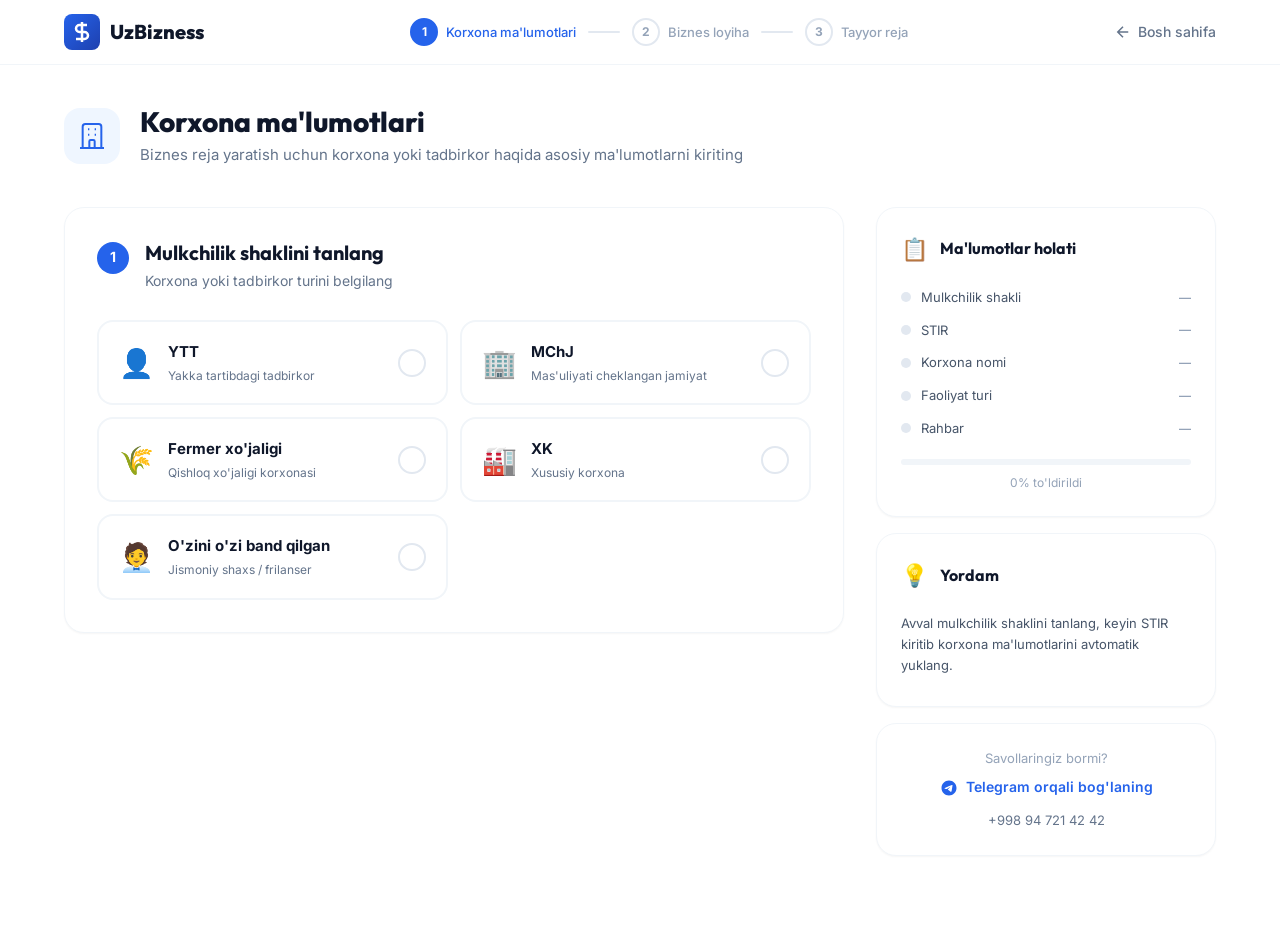
<file: templates/register.html>
<!DOCTYPE html>
<html lang="uz">
<head>
    <meta charset="UTF-8">
    <meta name="viewport" content="width=device-width, initial-scale=1.0">
    <meta name="description" content="Biznes reja yaratish platformasi — korxona ma'lumotlarini kiriting va professional biznes reja yaratishni boshlang">
    <title>Korxona ma'lumotlari | Biznes Reja Platformasi</title>
    <link rel="icon" href="data:image/svg+xml,<svg xmlns='http://www.w3.org/2000/svg' viewBox='0 0 100 100'><text y='.9em' font-size='90'>📊</text></svg>">
    <link rel="preconnect" href="https://fonts.googleapis.com">
    <link rel="preconnect" href="https://fonts.gstatic.com" crossorigin>
    <link href="https://fonts.googleapis.com/css2?family=Inter:wght@300;400;500;600;700;800&family=Outfit:wght@500;600;700;800;900&display=swap" rel="stylesheet">
    <link rel="stylesheet" href="/static/css/register.css">
</head>
<body>
    <!-- Header -->
    <header class="reg-header">
        <div class="container header-flex">
            <a href="/" class="logo" id="reg-logo">
                <div class="logo-icon">
                    <svg width="24" height="24" viewBox="0 0 24 24" fill="none" stroke="currentColor" stroke-width="2.5"><path d="M12 2v20M17 5H9.5a3.5 3.5 0 0 0 0 7h5a3.5 3.5 0 0 1 0 7H6"/></svg>
                </div>
                <span>UzBizness</span>
            </a>
            <div class="header-steps">
                <div class="h-step active" id="h-step-1">
                    <span class="h-step-num">1</span>
                    <span class="h-step-label">Korxona ma'lumotlari</span>
                </div>
                <div class="h-step-line"></div>
                <div class="h-step" id="h-step-2">
                    <span class="h-step-num">2</span>
                    <span class="h-step-label">Biznes loyiha</span>
                </div>
                <div class="h-step-line"></div>
                <div class="h-step" id="h-step-3">
                    <span class="h-step-num">3</span>
                    <span class="h-step-label">Tayyor reja</span>
                </div>
            </div>
            <a href="/" class="header-back" id="reg-back-btn">
                <svg width="18" height="18" viewBox="0 0 24 24" fill="none" stroke="currentColor" stroke-width="2"><path d="M19 12H5M12 19l-7-7 7-7"/></svg>
                Bosh sahifa
            </a>
        </div>
    </header>

    <!-- Main Content -->
    <main class="reg-main">
        <div class="container">

            <!-- Page Title -->
            <div class="page-title-section">
                <div class="page-icon">
                    <svg width="32" height="32" viewBox="0 0 24 24" fill="none" stroke="currentColor" stroke-width="1.5">
                        <path d="M19 21V5a2 2 0 00-2-2H7a2 2 0 00-2 2v16m14 0h2m-2 0h-5m-9 0H3m2 0h5M9 7h1m-1 4h1m4-4h1m-1 4h1m-5 10v-5a1 1 0 011-1h2a1 1 0 011 1v5m-4 0h4"/>
                    </svg>
                </div>
                <div>
                    <h1 class="page-title">Korxona ma'lumotlari</h1>
                    <p class="page-subtitle">Biznes reja yaratish uchun korxona yoki tadbirkor haqida asosiy ma'lumotlarni kiriting</p>
                </div>
            </div>

            <!-- Form Container -->
            <div class="form-layout">
                <form id="registerForm" class="reg-form" autocomplete="off">

                    <!-- ===== STEP 1: Mulkchilik shakli ===== -->
                    <div class="form-section" id="section-mulk">
                        <div class="section-label">
                            <span class="section-num">1</span>
                            <div>
                                <h2 class="section-title">Mulkchilik shaklini tanlang</h2>
                                <p class="section-desc">Korxona yoki tadbirkor turini belgilang</p>
                            </div>
                        </div>
                        <div class="mulk-grid" id="mulkGrid">
                            <div class="mulk-card" data-mulk="YTT" id="mulk-ytt">
                                <div class="mulk-icon">👤</div>
                                <div class="mulk-info">
                                    <span class="mulk-name">YTT</span>
                                    <span class="mulk-full">Yakka tartibdagi tadbirkor</span>
                                </div>
                                <div class="mulk-check">
                                    <svg width="20" height="20" viewBox="0 0 24 24" fill="none" stroke="currentColor" stroke-width="3"><polyline points="20 6 9 17 4 12"/></svg>
                                </div>
                            </div>
                            <div class="mulk-card" data-mulk="MCHJ" id="mulk-mchj">
                                <div class="mulk-icon">🏢</div>
                                <div class="mulk-info">
                                    <span class="mulk-name">MChJ</span>
                                    <span class="mulk-full">Mas'uliyati cheklangan jamiyat</span>
                                </div>
                                <div class="mulk-check">
                                    <svg width="20" height="20" viewBox="0 0 24 24" fill="none" stroke="currentColor" stroke-width="3"><polyline points="20 6 9 17 4 12"/></svg>
                                </div>
                            </div>
                            <div class="mulk-card" data-mulk="F/X" id="mulk-fx">
                                <div class="mulk-icon">🌾</div>
                                <div class="mulk-info">
                                    <span class="mulk-name">Fermer xo'jaligi</span>
                                    <span class="mulk-full">Qishloq xo'jaligi korxonasi</span>
                                </div>
                                <div class="mulk-check">
                                    <svg width="20" height="20" viewBox="0 0 24 24" fill="none" stroke="currentColor" stroke-width="3"><polyline points="20 6 9 17 4 12"/></svg>
                                </div>
                            </div>
                            <div class="mulk-card" data-mulk="XK" id="mulk-xk">
                                <div class="mulk-icon">🏭</div>
                                <div class="mulk-info">
                                    <span class="mulk-name">XK</span>
                                    <span class="mulk-full">Xususiy korxona</span>
                                </div>
                                <div class="mulk-check">
                                    <svg width="20" height="20" viewBox="0 0 24 24" fill="none" stroke="currentColor" stroke-width="3"><polyline points="20 6 9 17 4 12"/></svg>
                                </div>
                            </div>
                            <div class="mulk-card" data-mulk="JISMONIY" id="mulk-jismoniy">
                                <div class="mulk-icon">🧑‍💼</div>
                                <div class="mulk-info">
                                    <span class="mulk-name">O'zini o'zi band qilgan</span>
                                    <span class="mulk-full">Jismoniy shaxs / frilanser</span>
                                </div>
                                <div class="mulk-check">
                                    <svg width="20" height="20" viewBox="0 0 24 24" fill="none" stroke="currentColor" stroke-width="3"><polyline points="20 6 9 17 4 12"/></svg>
                                </div>
                            </div>
                        </div>
                        <input type="hidden" name="mulk_shakli" id="mulk_hidden" value="">
                    </div>

                    <!-- ===== STEP 2: STIR Kiritish ===== -->
                    <div class="form-section hidden" id="section-stir">
                        <div class="section-label">
                            <span class="section-num">2</span>
                            <div>
                                <h2 class="section-title">STIR (INN) raqamini kiriting</h2>
                                <p class="section-desc">9 xonali STIR raqamini kiritganingizda tizim avtomatik ravishda ma'lumotlarni tekshiradi</p>
                            </div>
                        </div>
                        <div class="stir-input-wrap">
                            <div class="stir-field">
                                <div class="stir-prefix">
                                    <svg width="20" height="20" viewBox="0 0 24 24" fill="none" stroke="currentColor" stroke-width="2"><circle cx="11" cy="11" r="8"/><path d="m21 21-4.35-4.35"/></svg>
                                </div>
                                <input type="text" id="stir_input" name="stir" class="stir-input" placeholder="000 000 000" maxlength="9" inputmode="numeric" pattern="[0-9]*">
                                <div class="stir-status" id="stirStatus">
                                    <div class="stir-loader hidden" id="stirLoader">
                                        <div class="mini-spinner"></div>
                                        <span>Tekshirilmoqda...</span>
                                    </div>
                                    <div class="stir-success hidden" id="stirSuccess">
                                        <svg width="18" height="18" viewBox="0 0 24 24" fill="none" stroke="currentColor" stroke-width="3"><polyline points="20 6 9 17 4 12"/></svg>
                                        <span>Ma'lumot topildi</span>
                                    </div>
                                    <div class="stir-notfound hidden" id="stirNotFound">
                                        <svg width="18" height="18" viewBox="0 0 24 24" fill="none" stroke="currentColor" stroke-width="2"><circle cx="12" cy="12" r="10"/><line x1="15" y1="9" x2="9" y2="15"/><line x1="9" y1="9" x2="15" y2="15"/></svg>
                                        <span>Topilmadi — qo'lda kiriting</span>
                                    </div>
                                </div>
                            </div>
                            <p class="stir-hint">
                                <svg width="14" height="14" viewBox="0 0 24 24" fill="none" stroke="currentColor" stroke-width="2"><circle cx="12" cy="12" r="10"/><line x1="12" y1="16" x2="12" y2="12"/><line x1="12" y1="8" x2="12.01" y2="8"/></svg>
                                STIR topilmasa, ma'lumotlarni qo'lda kiritishingiz mumkin
                            </p>
                            <button type="button" class="btn-skip hidden" id="btnSkipStir">
                                STIRsiz davom etish →
                            </button>
                        </div>
                    </div>

                    <!-- ===== STEP 3: Auto-filled / Manual Data ===== -->
                    <div class="form-section hidden" id="section-data">
                        <div class="section-label">
                            <span class="section-num">3</span>
                            <div>
                                <h2 class="section-title" id="dataTitle">Korxona ma'lumotlari</h2>
                                <p class="section-desc" id="dataDesc">Ma'lumotlarni tekshiring yoki to'ldiring</p>
                            </div>
                        </div>

                        <!-- Auto-filled banner -->
                        <div class="autofill-banner hidden" id="autofillBanner">
                            <div class="ab-icon">
                                <svg width="22" height="22" viewBox="0 0 24 24" fill="none" stroke="currentColor" stroke-width="2"><path d="M22 11.08V12a10 10 0 1 1-5.93-9.14"/><polyline points="22 4 12 14.01 9 11.01"/></svg>
                            </div>
                            <div class="ab-text">
                                <strong>Ma'lumotlar avtomatik to'ldirildi</strong>
                                <span>STIR bo'yicha topilgan ma'lumotlar. Kerak bo'lsa tahrirlashingiz mumkin.</span>
                            </div>
                        </div>

                        <!-- Manual entry banner -->
                        <div class="manual-banner hidden" id="manualBanner">
                            <div class="ab-icon ab-icon-yellow">
                                <svg width="22" height="22" viewBox="0 0 24 24" fill="none" stroke="currentColor" stroke-width="2"><path d="M11 4H4a2 2 0 0 0-2 2v14a2 2 0 0 0 2 2h14a2 2 0 0 0 2-2v-7"/><path d="M18.5 2.5a2.121 2.121 0 0 1 3 3L12 15l-4 1 1-4 9.5-9.5z"/></svg>
                            </div>
                            <div class="ab-text">
                                <strong>Qo'lda kiritish rejimi</strong>
                                <span>Ma'lumotlarni qo'lda to'ldiring</span>
                            </div>
                        </div>

                        <div class="data-grid">
                            <div class="field-group field-full">
                                <label class="field-label" for="korxona_nomi">
                                    Korxona nomi
                                    <span class="field-req">*</span>
                                </label>
                                <input type="text" id="korxona_nomi" name="korxona_nomi" class="field-input" placeholder="Masalan: \"Orzu\" MChJ yoki YTT Karimov Azizbek" required>
                            </div>

                            <div class="field-group">
                                <label class="field-label" for="faoliyat_turi">
                                    Faoliyat turi (OKED)
                                    <span class="field-req">*</span>
                                </label>
                                <input type="text" id="faoliyat_turi" name="faoliyat_turi" class="field-input" placeholder="Masalan: Savdo, Ishlab chiqarish, IT" required>
                            </div>

                            <div class="field-group">
                                <label class="field-label" for="manzil">
                                    Manzil
                                </label>
                                <input type="text" id="manzil" name="manzil" class="field-input" placeholder="Viloyat, tuman, ko'cha">
                            </div>

                            <div class="field-group">
                                <label class="field-label" for="rahbar_fio">
                                    Rahbar / Egasi
                                    <span class="field-req">*</span>
                                </label>
                                <input type="text" id="rahbar_fio" name="rahbar_fio" class="field-input" placeholder="To'liq ism-sharif" required>
                            </div>

                            <div class="field-group">
                                <label class="field-label" for="reg_sana">
                                    <span id="sanaLabel">Ro'yxatdan o'tgan sana</span>
                                </label>
                                <input type="text" id="reg_sana" name="reg_sana" class="field-input" placeholder="KK.OO.YYYY">
                            </div>

                            <div class="field-group hidden" id="bankField">
                                <label class="field-label" for="bank_nomi">
                                    Xizmat ko'rsatuvchi bank
                                </label>
                                <input type="text" id="bank_nomi" name="bank_nomi" class="field-input" placeholder="Masalan: Hamkorbank ATB">
                            </div>

                            <div class="field-group hidden" id="soliqField">
                                <label class="field-label" for="soliq_turi">
                                    Soliq turi
                                </label>
                                <select id="soliq_turi" name="soliq_turi" class="field-input field-select">
                                    <option value="ytt">Aylanmadan olinadigan soliq (4%)</option>
                                    <option value="mchj">QQS (12%) va Foyda solig'i</option>
                                </select>
                            </div>
                        </div>
                    </div>

                    <!-- ===== Submit Area ===== -->
                    <div class="form-section hidden" id="section-submit">
                        <div class="submit-area">
                            <div class="submit-summary" id="submitSummary">
                                <!-- Filled by JS -->
                            </div>
                            <div class="submit-actions">
                                <button type="submit" class="btn btn-submit" id="btnSubmit">
                                    <svg width="20" height="20" viewBox="0 0 24 24" fill="none" stroke="currentColor" stroke-width="2.5"><path d="M13 2L3 14h9l-1 8 10-12h-9l1-8z"/></svg>
                                    Keyingi bosqich — Biznes loyiha
                                    <svg width="18" height="18" viewBox="0 0 24 24" fill="none" stroke="currentColor" stroke-width="2"><path d="M5 12h14M12 5l7 7-7 7"/></svg>
                                </button>
                            </div>
                        </div>
                    </div>

                    <!-- Error Alert -->
                    <div class="form-alert hidden" id="formAlert">
                        <svg width="18" height="18" viewBox="0 0 24 24" fill="none" stroke="currentColor" stroke-width="2"><circle cx="12" cy="12" r="10"/><line x1="12" y1="8" x2="12" y2="12"/><line x1="12" y1="16" x2="12.01" y2="16"/></svg>
                        <span id="alertText"></span>
                    </div>

                </form>

                <!-- Right Sidebar -->
                <aside class="reg-sidebar">
                    <div class="sidebar-card">
                        <div class="sc-header">
                            <div class="sc-icon">📋</div>
                            <h3 class="sc-title">Ma'lumotlar holati</h3>
                        </div>
                        <div class="sc-checklist">
                            <div class="sc-item" id="check-mulk">
                                <div class="sc-dot"></div>
                                <span>Mulkchilik shakli</span>
                                <span class="sc-value" id="check-mulk-val">—</span>
                            </div>
                            <div class="sc-item" id="check-stir">
                                <div class="sc-dot"></div>
                                <span>STIR</span>
                                <span class="sc-value" id="check-stir-val">—</span>
                            </div>
                            <div class="sc-item" id="check-name">
                                <div class="sc-dot"></div>
                                <span>Korxona nomi</span>
                                <span class="sc-value" id="check-name-val">—</span>
                            </div>
                            <div class="sc-item" id="check-faoliyat">
                                <div class="sc-dot"></div>
                                <span>Faoliyat turi</span>
                                <span class="sc-value" id="check-faoliyat-val">—</span>
                            </div>
                            <div class="sc-item" id="check-rahbar">
                                <div class="sc-dot"></div>
                                <span>Rahbar</span>
                                <span class="sc-value" id="check-rahbar-val">—</span>
                            </div>
                        </div>
                        <div class="sc-progress">
                            <div class="sc-progress-bar" id="progressBar" style="width: 0%"></div>
                        </div>
                        <p class="sc-progress-label"><span id="progressPercent">0</span>% to'ldirildi</p>
                    </div>

                    <div class="sidebar-card sidebar-help">
                        <div class="sc-header">
                            <div class="sc-icon">💡</div>
                            <h3 class="sc-title">Yordam</h3>
                        </div>
                        <div class="help-items">
                            <div class="help-item" id="help-default">
                                <p>Avval mulkchilik shaklini tanlang, keyin STIR kiritib korxona ma'lumotlarini avtomatik yuklang.</p>
                            </div>
                            <div class="help-item hidden" id="help-stir">
                                <p><strong>STIR nima?</strong></p>
                                <p>Soliq to'lovchining identifikatsion raqami — 9 xonali raqam. Uni soliq inspeksiyasi tomonidan berilgan guvohnomada topishingiz mumkin.</p>
                            </div>
                            <div class="help-item hidden" id="help-manual">
                                <p><strong>Qo'lda kiritish</strong></p>
                                <p>STIR topilmasa tashvishlanmang! Ma'lumotlarni qo'lda ham kiritishingiz mumkin. Faqat majburiy maydonlarni to'ldiring.</p>
                            </div>
                            <div class="help-item hidden" id="help-selfemployed">
                                <p><strong>O'zini o'zi band qilgan</strong></p>
                                <p>Korxona nomi o'rniga to'liq ism-sharifingizni, faoliyat turi o'rniga xizmat turini yozing.</p>
                            </div>
                        </div>
                    </div>

                    <div class="sidebar-card sidebar-contact">
                        <p class="contact-label">Savollaringiz bormi?</p>
                        <a href="https://t.me/BoBuRo7o7" target="_blank" class="contact-link">
                            <svg width="18" height="18" viewBox="0 0 24 24" fill="currentColor"><path d="M12 2C6.48 2 2 6.48 2 12s4.48 10 10 10 10-4.48 10-10S17.52 2 12 2zm4.64 6.8c-.15 1.58-.8 5.42-1.13 7.19-.14.75-.42 1-.68 1.03-.58.05-1.02-.38-1.58-.75-.88-.58-1.38-.94-2.23-1.5-.99-.65-.35-1.01.22-1.59.15-.15 2.71-2.48 2.76-2.69a.2.2 0 00-.05-.18c-.06-.05-.14-.03-.21-.02-.09.02-1.49.95-4.22 2.79-.4.27-.76.41-1.08.4-.36-.01-1.04-.2-1.55-.37-.63-.2-1.12-.31-1.08-.66.02-.18.27-.36.74-.55 2.92-1.27 4.86-2.11 5.83-2.51 2.78-1.16 3.35-1.36 3.73-1.36.08 0 .27.02.39.12.1.08.13.19.14.27-.01.06.01.24 0 .33z"/></svg>
                            Telegram orqali bog'laning
                        </a>
                        <a href="tel:+998947214242" class="contact-phone">+998 94 721 42 42</a>
                    </div>
                </aside>
            </div>
        </div>
    </main>

    <script src="/static/js/register.js"></script>
</body>
</html>
</file>
<file: static/css/register.css>
/* ============================================================
   Registration Form — Modern SaaS Style
   ============================================================ */

*, *::before, *::after {
    margin: 0;
    padding: 0;
    box-sizing: border-box;
}

:root {
    --blue-50: #eff6ff;
    --blue-100: #dbeafe;
    --blue-200: #bfdbfe;
    --blue-300: #93c5fd;
    --blue-400: #60a5fa;
    --blue-500: #3b82f6;
    --blue-600: #2563eb;
    --blue-700: #1d4ed8;
    --blue-800: #1e40af;

    --green-50: #f0fdf4;
    --green-100: #dcfce7;
    --green-500: #22c55e;
    --green-600: #16a34a;

    --yellow-50: #fffbeb;
    --yellow-100: #fef3c7;
    --yellow-500: #f59e0b;

    --red-50: #fef2f2;
    --red-500: #ef4444;

    --gray-50: #f8fafc;
    --gray-100: #f1f5f9;
    --gray-200: #e2e8f0;
    --gray-300: #cbd5e1;
    --gray-400: #94a3b8;
    --gray-500: #64748b;
    --gray-600: #475569;
    --gray-700: #334155;
    --gray-800: #1e293b;
    --gray-900: #0f172a;

    --shadow-sm: 0 1px 2px rgba(0,0,0,0.04);
    --shadow-md: 0 4px 6px -1px rgba(0,0,0,0.06), 0 2px 4px -1px rgba(0,0,0,0.04);
    --shadow-lg: 0 10px 15px -3px rgba(0,0,0,0.06), 0 4px 6px -2px rgba(0,0,0,0.03);
    --shadow-xl: 0 20px 25px -5px rgba(0,0,0,0.06), 0 10px 10px -5px rgba(0,0,0,0.03);
    --shadow-blue: 0 8px 32px -8px rgba(37, 99, 235, 0.3);

    --radius-sm: 8px;
    --radius-md: 12px;
    --radius-lg: 16px;
    --radius-xl: 20px;
    --radius-full: 9999px;

    --transition: all 0.25s cubic-bezier(0.4, 0, 0.2, 1);
}

html { scroll-behavior: smooth; }

body {
    font-family: 'Inter', -apple-system, BlinkMacSystemFont, sans-serif;
    color: var(--gray-800);
    background: #ffffff;
    line-height: 1.6;
    -webkit-font-smoothing: antialiased;
    min-height: 100vh;
}

.container {
    max-width: 1200px;
    margin: 0 auto;
    padding: 0 24px;
}


/* ============================================================
   HEADER
   ============================================================ */
.reg-header {
    background: #fff;
    border-bottom: 1px solid var(--gray-100);
    position: sticky;
    top: 0;
    z-index: 100;
}

.header-flex {
    display: flex;
    align-items: center;
    justify-content: space-between;
    height: 64px;
    gap: 24px;
}

.logo {
    display: flex;
    align-items: center;
    gap: 10px;
    text-decoration: none;
    font-family: 'Outfit', sans-serif;
    font-weight: 800;
    font-size: 20px;
    color: var(--gray-900);
    flex-shrink: 0;
}

.logo-icon {
    width: 36px; height: 36px;
    border-radius: var(--radius-sm);
    background: linear-gradient(135deg, var(--blue-600), var(--blue-800));
    display: flex;
    align-items: center;
    justify-content: center;
    color: #fff;
}

.header-steps {
    display: flex;
    align-items: center;
    gap: 12px;
}

.h-step {
    display: flex;
    align-items: center;
    gap: 8px;
    font-size: 13px;
    color: var(--gray-400);
    font-weight: 500;
}
.h-step.active {
    color: var(--blue-600);
}
.h-step.active .h-step-num {
    background: var(--blue-600);
    color: #fff;
    border-color: var(--blue-600);
}
.h-step.completed .h-step-num {
    background: var(--green-500);
    color: #fff;
    border-color: var(--green-500);
}

.h-step-num {
    width: 28px; height: 28px;
    border-radius: 50%;
    border: 2px solid var(--gray-200);
    display: flex;
    align-items: center;
    justify-content: center;
    font-size: 12px;
    font-weight: 700;
    transition: var(--transition);
}

.h-step-line {
    width: 32px;
    height: 2px;
    background: var(--gray-200);
    border-radius: 2px;
}

.header-back {
    display: flex;
    align-items: center;
    gap: 6px;
    font-size: 14px;
    color: var(--gray-500);
    text-decoration: none;
    font-weight: 500;
    transition: var(--transition);
}
.header-back:hover { color: var(--blue-600); }


/* ============================================================
   MAIN
   ============================================================ */
.reg-main {
    padding: 40px 0 80px;
}

.page-title-section {
    display: flex;
    align-items: center;
    gap: 20px;
    margin-bottom: 40px;
}

.page-icon {
    width: 56px; height: 56px;
    border-radius: var(--radius-lg);
    background: var(--blue-50);
    color: var(--blue-600);
    display: flex;
    align-items: center;
    justify-content: center;
    flex-shrink: 0;
}

.page-title {
    font-family: 'Outfit', sans-serif;
    font-size: 28px;
    font-weight: 800;
    color: var(--gray-900);
    line-height: 1.2;
}

.page-subtitle {
    font-size: 15px;
    color: var(--gray-500);
    margin-top: 4px;
}


/* ============================================================
   FORM LAYOUT
   ============================================================ */
.form-layout {
    display: grid;
    grid-template-columns: 1fr 340px;
    gap: 32px;
    align-items: start;
}


/* ============================================================
   FORM SECTIONS
   ============================================================ */
.form-section {
    background: #fff;
    border-radius: var(--radius-xl);
    border: 1px solid var(--gray-100);
    padding: 32px;
    margin-bottom: 20px;
    box-shadow: var(--shadow-sm);
    transition: var(--transition);
    animation: slideUp 0.5s ease both;
}
.form-section:hover {
    box-shadow: var(--shadow-md);
}

.form-section.hidden {
    display: none;
}

@keyframes slideUp {
    from { opacity: 0; transform: translateY(20px); }
    to { opacity: 1; transform: translateY(0); }
}

.section-label {
    display: flex;
    align-items: flex-start;
    gap: 16px;
    margin-bottom: 28px;
}

.section-num {
    width: 32px; height: 32px;
    border-radius: 50%;
    background: var(--blue-600);
    color: #fff;
    display: flex;
    align-items: center;
    justify-content: center;
    font-size: 14px;
    font-weight: 700;
    flex-shrink: 0;
    margin-top: 2px;
}

.section-title {
    font-family: 'Outfit', sans-serif;
    font-size: 20px;
    font-weight: 700;
    color: var(--gray-900);
    line-height: 1.3;
}

.section-desc {
    font-size: 14px;
    color: var(--gray-500);
    margin-top: 4px;
}


/* ============================================================
   MULKCHILIK GRID
   ============================================================ */
.mulk-grid {
    display: grid;
    grid-template-columns: repeat(2, 1fr);
    gap: 12px;
}

.mulk-card {
    display: flex;
    align-items: center;
    gap: 14px;
    padding: 18px 20px;
    border: 2px solid var(--gray-100);
    border-radius: var(--radius-lg);
    cursor: pointer;
    transition: var(--transition);
    position: relative;
    background: #fff;
}
.mulk-card:hover {
    border-color: var(--blue-200);
    background: var(--blue-50);
    transform: translateY(-2px);
    box-shadow: var(--shadow-md);
}
.mulk-card.active {
    border-color: var(--blue-500);
    background: var(--blue-50);
    box-shadow: 0 0 0 3px rgba(37, 99, 235, 0.1);
}

.mulk-icon {
    font-size: 28px;
    line-height: 1;
    flex-shrink: 0;
}

.mulk-info {
    flex: 1;
    min-width: 0;
}

.mulk-name {
    display: block;
    font-size: 15px;
    font-weight: 700;
    color: var(--gray-900);
}

.mulk-full {
    display: block;
    font-size: 12px;
    color: var(--gray-500);
    margin-top: 2px;
}

.mulk-check {
    width: 28px; height: 28px;
    border-radius: 50%;
    border: 2px solid var(--gray-200);
    display: flex;
    align-items: center;
    justify-content: center;
    color: transparent;
    transition: var(--transition);
    flex-shrink: 0;
}
.mulk-card.active .mulk-check {
    background: var(--blue-600);
    border-color: var(--blue-600);
    color: #fff;
}


/* ============================================================
   STIR INPUT
   ============================================================ */
.stir-input-wrap {
    max-width: 560px;
}

.stir-field {
    position: relative;
    display: flex;
    align-items: center;
    background: #fff;
    border: 2px solid var(--gray-200);
    border-radius: var(--radius-lg);
    transition: var(--transition);
    overflow: hidden;
}
.stir-field:focus-within {
    border-color: var(--blue-400);
    box-shadow: 0 0 0 4px rgba(59, 130, 246, 0.1);
}
.stir-field.success {
    border-color: var(--green-500);
    box-shadow: 0 0 0 4px rgba(34, 197, 94, 0.1);
}
.stir-field.error {
    border-color: var(--red-500);
    box-shadow: 0 0 0 4px rgba(239, 68, 68, 0.1);
}
.stir-field.searching {
    border-color: var(--blue-400);
    box-shadow: 0 0 0 4px rgba(59, 130, 246, 0.15);
}

.stir-prefix {
    padding: 0 0 0 18px;
    color: var(--gray-400);
    display: flex;
    align-items: center;
}

.stir-input {
    flex: 1;
    border: none;
    outline: none;
    font-family: 'Outfit', sans-serif;
    font-size: 24px;
    font-weight: 600;
    letter-spacing: 4px;
    padding: 16px 16px;
    color: var(--gray-900);
    background: transparent;
}
.stir-input::placeholder {
    color: var(--gray-300);
    letter-spacing: 6px;
}

.stir-status {
    padding-right: 16px;
}

.stir-loader, .stir-success, .stir-notfound {
    display: flex;
    align-items: center;
    gap: 8px;
    font-size: 13px;
    font-weight: 500;
    white-space: nowrap;
}
.stir-loader { color: var(--blue-500); }
.stir-success { color: var(--green-600); }
.stir-notfound { color: var(--yellow-500); }

.hidden { display: none !important; }

.mini-spinner {
    width: 18px; height: 18px;
    border: 2px solid var(--blue-200);
    border-top-color: var(--blue-600);
    border-radius: 50%;
    animation: spin 0.8s linear infinite;
}
@keyframes spin {
    to { transform: rotate(360deg); }
}

.stir-hint {
    display: flex;
    align-items: center;
    gap: 6px;
    font-size: 13px;
    color: var(--gray-400);
    margin-top: 12px;
}

.btn-skip {
    margin-top: 16px;
    background: transparent;
    border: 2px solid var(--gray-200);
    color: var(--gray-600);
    font-size: 14px;
    font-weight: 600;
    padding: 10px 24px;
    border-radius: var(--radius-full);
    cursor: pointer;
    transition: var(--transition);
    font-family: 'Inter', sans-serif;
}
.btn-skip:hover {
    border-color: var(--blue-300);
    color: var(--blue-600);
    background: var(--blue-50);
}


/* ============================================================
   DATA FIELDS
   ============================================================ */
.autofill-banner, .manual-banner {
    display: flex;
    align-items: flex-start;
    gap: 14px;
    padding: 16px 20px;
    border-radius: var(--radius-md);
    margin-bottom: 24px;
}

.autofill-banner {
    background: var(--green-50);
    border: 1px solid var(--green-100);
}
.manual-banner {
    background: var(--yellow-50);
    border: 1px solid var(--yellow-100);
}

.ab-icon {
    width: 36px; height: 36px;
    border-radius: 50%;
    background: var(--green-100);
    color: var(--green-600);
    display: flex;
    align-items: center;
    justify-content: center;
    flex-shrink: 0;
}
.ab-icon-yellow {
    background: var(--yellow-100);
    color: var(--yellow-500);
}

.ab-text strong {
    display: block;
    font-size: 14px;
    font-weight: 700;
    color: var(--gray-900);
    margin-bottom: 2px;
}
.ab-text span {
    font-size: 13px;
    color: var(--gray-500);
}

.data-grid {
    display: grid;
    grid-template-columns: repeat(2, 1fr);
    gap: 20px;
}

.field-group {
    display: flex;
    flex-direction: column;
}
.field-full {
    grid-column: 1 / -1;
}

.field-label {
    font-size: 13px;
    font-weight: 600;
    color: var(--gray-700);
    margin-bottom: 8px;
    display: flex;
    align-items: center;
    gap: 4px;
}

.field-req {
    color: var(--red-500);
    font-size: 14px;
}

.field-input {
    width: 100%;
    padding: 12px 16px;
    border: 2px solid var(--gray-200);
    border-radius: var(--radius-md);
    font-size: 15px;
    font-family: 'Inter', sans-serif;
    color: var(--gray-900);
    background: #fff;
    transition: var(--transition);
    outline: none;
}
.field-input:focus {
    border-color: var(--blue-400);
    box-shadow: 0 0 0 4px rgba(59, 130, 246, 0.08);
}
.field-input.autofilled {
    background: var(--green-50);
    border-color: var(--green-500);
}
.field-input.has-error {
    border-color: var(--red-500);
    box-shadow: 0 0 0 4px rgba(239, 68, 68, 0.08);
}
.field-input::placeholder {
    color: var(--gray-400);
}

.field-select {
    appearance: none;
    background-image: url("data:image/svg+xml,%3Csvg width='12' height='8' viewBox='0 0 12 8' fill='none' xmlns='http://www.w3.org/2000/svg'%3E%3Cpath d='M1 1L6 6L11 1' stroke='%2394a3b8' stroke-width='2' stroke-linecap='round'/%3E%3C/svg%3E");
    background-repeat: no-repeat;
    background-position: right 16px center;
    padding-right: 40px;
    cursor: pointer;
}


/* ============================================================
   SUBMIT AREA
   ============================================================ */
.submit-area { text-align: center; }

.submit-summary {
    background: var(--gray-50);
    border-radius: var(--radius-md);
    padding: 20px;
    margin-bottom: 24px;
    text-align: left;
}

.summary-grid {
    display: grid;
    grid-template-columns: repeat(2, 1fr);
    gap: 12px;
}

.summary-item {
    display: flex;
    flex-direction: column;
    gap: 2px;
}

.summary-label {
    font-size: 11px;
    font-weight: 600;
    color: var(--gray-400);
    text-transform: uppercase;
    letter-spacing: 0.5px;
}

.summary-value {
    font-size: 14px;
    font-weight: 600;
    color: var(--gray-900);
}

.btn-submit {
    display: inline-flex;
    align-items: center;
    gap: 10px;
    background: linear-gradient(135deg, var(--blue-600), var(--blue-800));
    color: #fff;
    font-family: 'Inter', sans-serif;
    font-size: 16px;
    font-weight: 700;
    padding: 18px 40px;
    border: none;
    border-radius: var(--radius-full);
    cursor: pointer;
    box-shadow: var(--shadow-blue);
    transition: var(--transition);
}
.btn-submit:hover {
    transform: translateY(-2px);
    box-shadow: 0 12px 40px -8px rgba(37, 99, 235, 0.5);
}
.btn-submit:active {
    transform: translateY(0);
}


/* ============================================================
   SIDEBAR
   ============================================================ */
.reg-sidebar {
    position: sticky;
    top: 88px;
}

.sidebar-card {
    background: #fff;
    border-radius: var(--radius-xl);
    border: 1px solid var(--gray-100);
    padding: 24px;
    margin-bottom: 16px;
    box-shadow: var(--shadow-sm);
}

.sc-header {
    display: flex;
    align-items: center;
    gap: 12px;
    margin-bottom: 20px;
}

.sc-icon {
    font-size: 22px;
}

.sc-title {
    font-family: 'Outfit', sans-serif;
    font-size: 16px;
    font-weight: 700;
    color: var(--gray-900);
}

.sc-checklist {
    display: flex;
    flex-direction: column;
    gap: 12px;
    margin-bottom: 20px;
}

.sc-item {
    display: flex;
    align-items: center;
    gap: 10px;
    font-size: 13px;
    color: var(--gray-600);
}

.sc-dot {
    width: 10px; height: 10px;
    border-radius: 50%;
    background: var(--gray-200);
    flex-shrink: 0;
    transition: var(--transition);
}
.sc-item.completed .sc-dot {
    background: var(--green-500);
    box-shadow: 0 0 0 3px rgba(34, 197, 94, 0.15);
}

.sc-value {
    margin-left: auto;
    font-size: 12px;
    font-weight: 600;
    color: var(--gray-400);
    max-width: 120px;
    text-align: right;
    overflow: hidden;
    text-overflow: ellipsis;
    white-space: nowrap;
}

.sc-progress {
    height: 6px;
    background: var(--gray-100);
    border-radius: var(--radius-full);
    overflow: hidden;
}

.sc-progress-bar {
    height: 100%;
    background: linear-gradient(90deg, var(--blue-500), var(--green-500));
    border-radius: var(--radius-full);
    transition: width 0.5s ease;
}

.sc-progress-label {
    font-size: 12px;
    color: var(--gray-400);
    text-align: center;
    margin-top: 8px;
}

/* Help */
.help-item p {
    font-size: 13px;
    color: var(--gray-600);
    line-height: 1.6;
    margin-bottom: 6px;
}
.help-item p strong {
    color: var(--gray-900);
}

/* Contact */
.sidebar-contact {
    text-align: center;
}
.contact-label {
    font-size: 13px;
    color: var(--gray-400);
    margin-bottom: 8px;
}
.contact-link {
    display: inline-flex;
    align-items: center;
    gap: 8px;
    font-size: 14px;
    font-weight: 600;
    color: var(--blue-600);
    text-decoration: none;
    transition: var(--transition);
}
.contact-link:hover { color: var(--blue-800); }
.contact-phone {
    display: block;
    font-size: 13px;
    color: var(--gray-500);
    text-decoration: none;
    margin-top: 6px;
}


/* ============================================================
   ALERT
   ============================================================ */
.form-alert {
    position: fixed;
    bottom: 24px;
    left: 50%;
    transform: translateX(-50%);
    display: flex;
    align-items: center;
    gap: 10px;
    background: var(--red-50);
    border: 1px solid rgba(239, 68, 68, 0.2);
    color: var(--red-500);
    padding: 14px 24px;
    border-radius: var(--radius-full);
    font-size: 14px;
    font-weight: 500;
    box-shadow: var(--shadow-lg);
    z-index: 1000;
    animation: slideIn 0.3s ease;
}

@keyframes slideIn {
    from { opacity: 0; transform: translateX(-50%) translateY(20px); }
    to { opacity: 1; transform: translateX(-50%) translateY(0); }
}


/* ============================================================
   RESPONSIVE
   ============================================================ */
@media (max-width: 1024px) {
    .form-layout {
        grid-template-columns: 1fr;
    }
    .reg-sidebar {
        position: static;
        display: grid;
        grid-template-columns: repeat(2, 1fr);
        gap: 16px;
    }
    .sidebar-contact { grid-column: 1 / -1; }
}

@media (max-width: 768px) {
    .header-steps { display: none; }
    .header-back .h-step-label { display: none; }

    .page-title { font-size: 22px; }
    .page-icon { width: 44px; height: 44px; }

    .mulk-grid { grid-template-columns: 1fr; }
    .data-grid { grid-template-columns: 1fr; }
    .summary-grid { grid-template-columns: 1fr; }

    .reg-sidebar {
        grid-template-columns: 1fr;
    }
    .sidebar-help { display: none; }

    .stir-input { font-size: 20px; letter-spacing: 3px; }

    .form-section { padding: 24px 20px; }

    .btn-submit {
        width: 100%;
        justify-content: center;
        padding: 16px 24px;
        font-size: 15px;
    }
}

@media (max-width: 480px) {
    .form-section { padding: 20px 16px; }
    .page-title-section { flex-direction: column; text-align: center; }
    .header-flex { gap: 12px; }
    .header-back span { display: none; }
}
</file>
